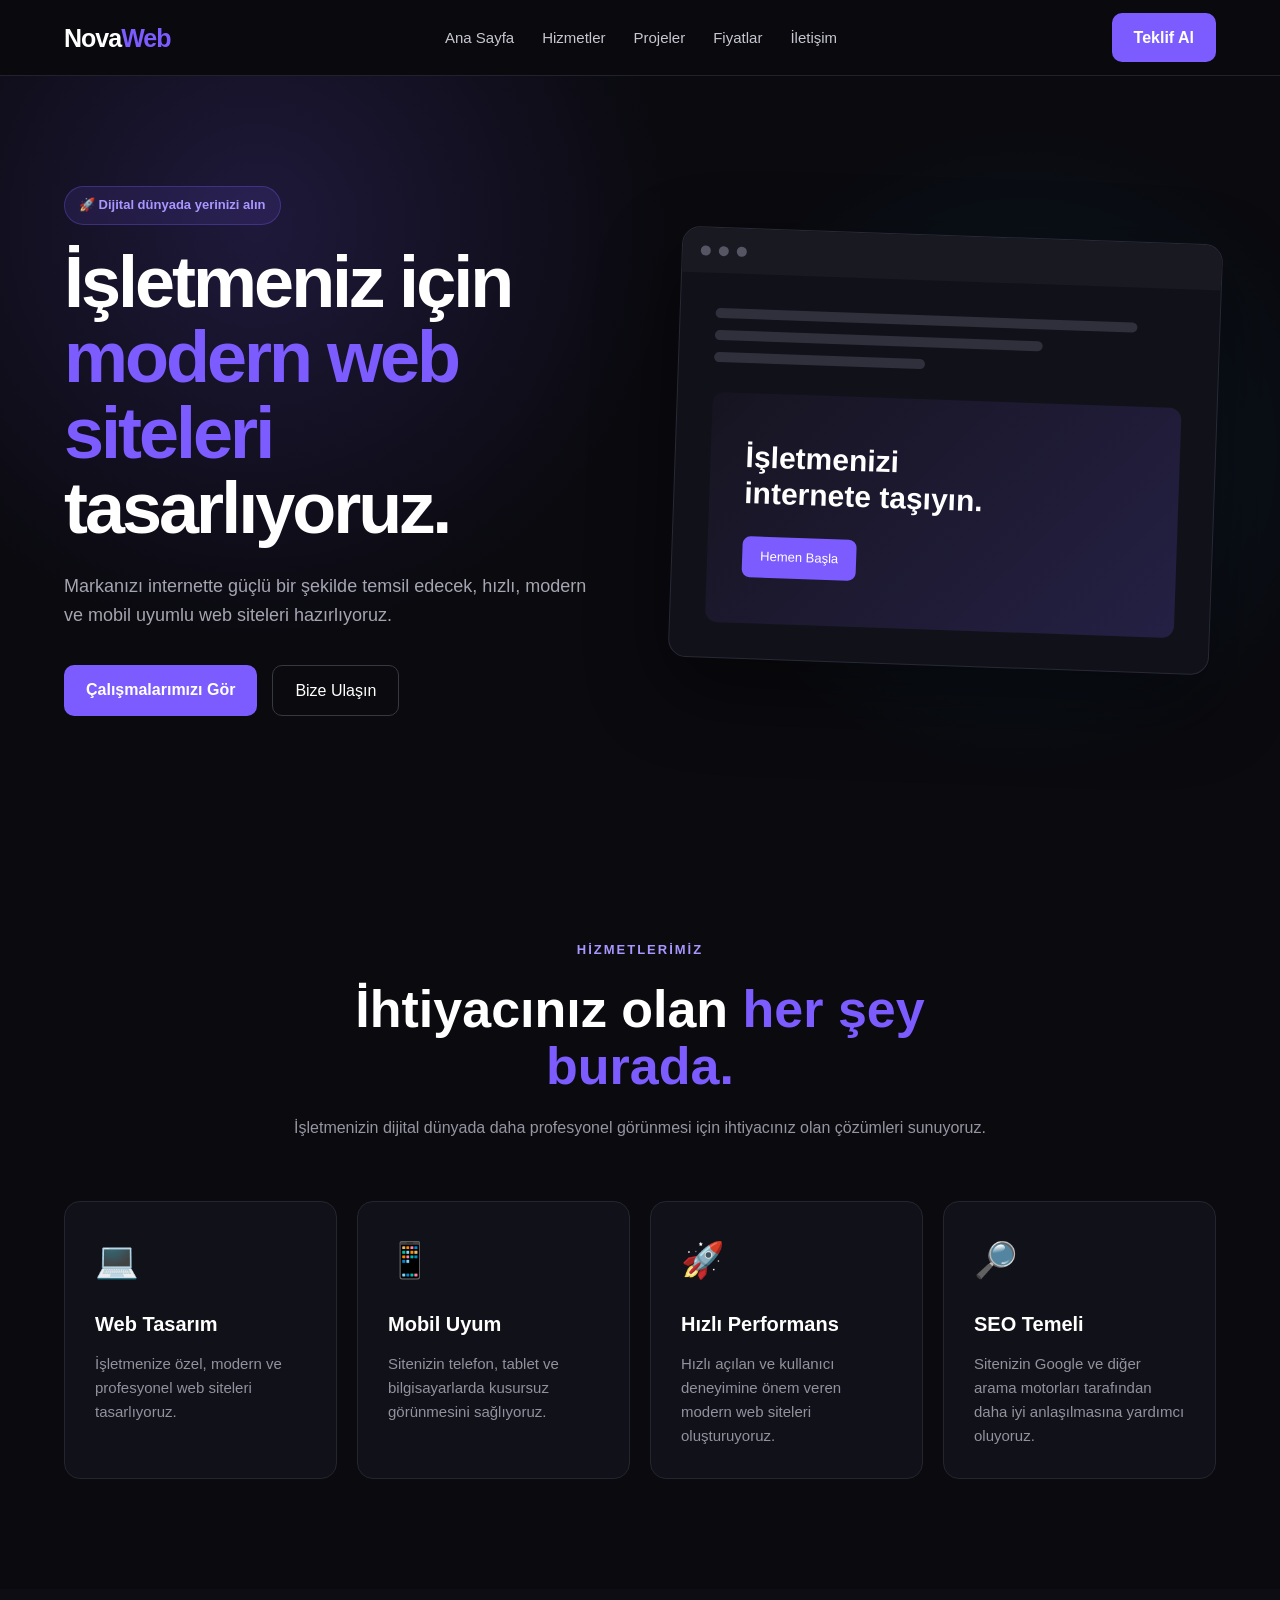
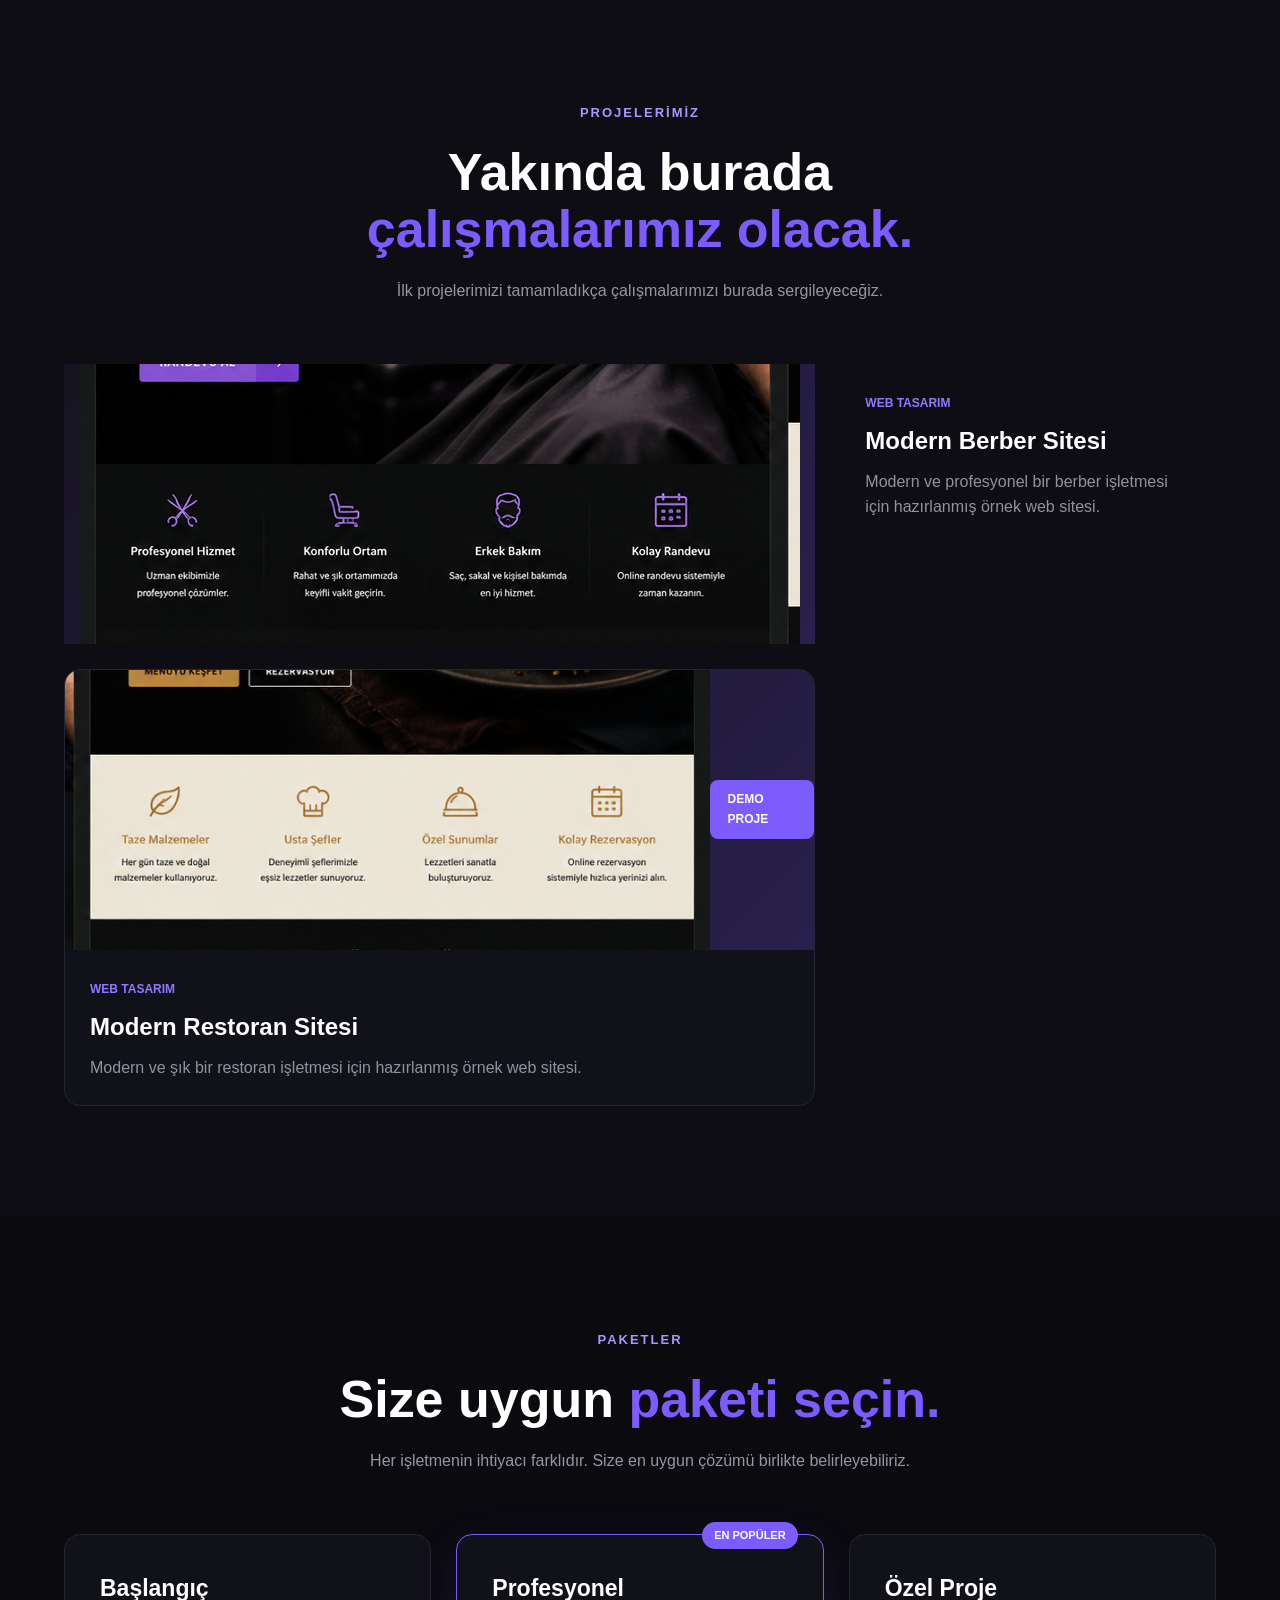
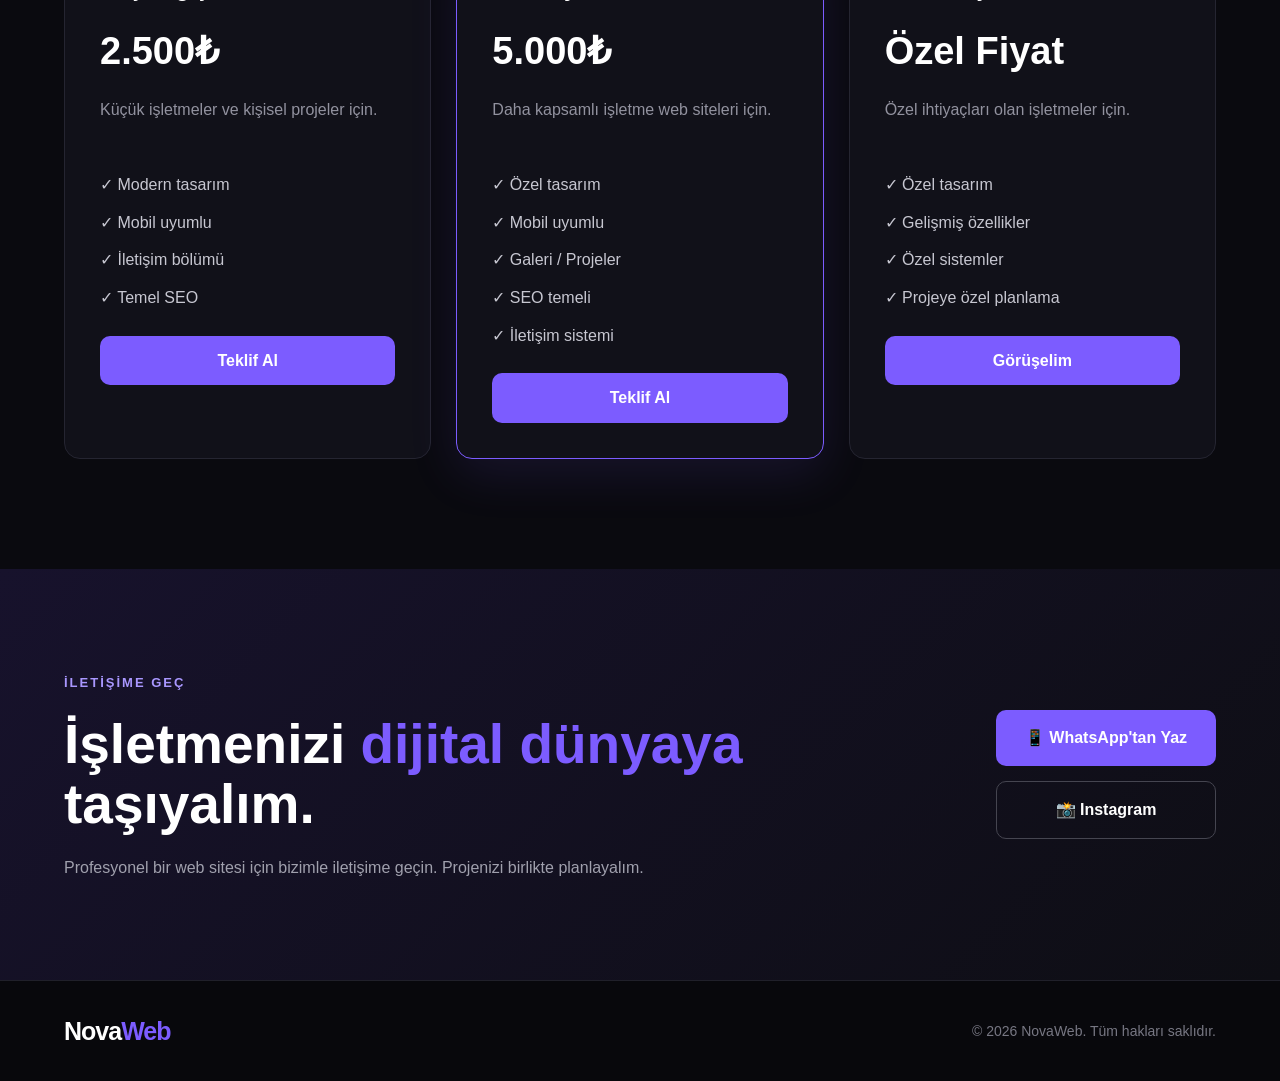
<file: index.html>
<!DOCTYPE html>
<html lang="tr">
<head>
    <meta charset="UTF-8">
    <meta name="viewport" content="width=device-width, initial-scale=1.0">

    <meta name="description" content="Modern, hızlı ve mobil uyumlu web siteleri tasarlıyoruz. İşletmenizi dijital dünyada büyütün.">

    <title>NovaWeb | Profesyonel Web Tasarım</title>

    <link rel="stylesheet" href="style.css">
</head>

<body>

    <!-- NAVBAR -->
    <header class="navbar">
        <div class="container nav-container">

            <a href="#anasayfa" class="logo">
                Nova<span>Web</span>
            </a>

            <nav class="nav-menu">
                <a href="#anasayfa">Ana Sayfa</a>
                <a href="#hizmetler">Hizmetler</a>
                <a href="#projeler">Projeler</a>
                <a href="#fiyatlar">Fiyatlar</a>
                <a href="#iletisim">İletişim</a>
            </nav>

            <a href="#iletisim" class="nav-button">
                Teklif Al
            </a>

        </div>
    </header>


    <!-- HERO -->
    <main>

        <section id="anasayfa" class="hero">

            <div class="container hero-content">

                <div class="hero-text">

                    <div class="badge">
                        🚀 Dijital dünyada yerinizi alın
                    </div>

                    <h1>
                        İşletmeniz için
                        <span>modern web siteleri</span>
                        tasarlıyoruz.
                    </h1>

                    <p>
                        Markanızı internette güçlü bir şekilde temsil edecek,
                        hızlı, modern ve mobil uyumlu web siteleri hazırlıyoruz.
                    </p>

                    <div class="hero-buttons">

                        <a href="#projeler" class="primary-button">
                            Çalışmalarımızı Gör
                        </a>

                        <a href="#iletisim" class="secondary-button">
                            Bize Ulaşın
                        </a>

                    </div>

                </div>


                <div class="hero-card">

                    <div class="browser-top">
                        <span></span>
                        <span></span>
                        <span></span>
                    </div>

                    <div class="browser-content">

                        <div class="code-line large"></div>
                        <div class="code-line"></div>
                        <div class="code-line short"></div>

                        <div class="website-preview">
                            <div class="preview-title">
                                İşletmenizi
                                <br>
                                internete taşıyın.
                            </div>

                            <div class="preview-button">
                                Hemen Başla
                            </div>
                        </div>

                    </div>

                </div>

            </div>

        </section>


        <!-- HİZMETLER -->
        <section id="hizmetler" class="section">

            <div class="container">

                <div class="section-title">

                    <div class="section-badge">
                        HİZMETLERİMİZ
                    </div>

                    <h2>
                        İhtiyacınız olan
                        <span>her şey burada.</span>
                    </h2>

                    <p>
                        İşletmenizin dijital dünyada daha profesyonel
                        görünmesi için ihtiyacınız olan çözümleri sunuyoruz.
                    </p>

                </div>


                <div class="services-grid">

                    <div class="service-card">

                        <div class="service-icon">
                            💻
                        </div>

                        <h3>
                            Web Tasarım
                        </h3>

                        <p>
                            İşletmenize özel, modern ve profesyonel
                            web siteleri tasarlıyoruz.
                        </p>

                    </div>


                    <div class="service-card">

                        <div class="service-icon">
                            📱
                        </div>

                        <h3>
                            Mobil Uyum
                        </h3>

                        <p>
                            Sitenizin telefon, tablet ve bilgisayarlarda
                            kusursuz görünmesini sağlıyoruz.
                        </p>

                    </div>


                    <div class="service-card">

                        <div class="service-icon">
                            🚀
                        </div>

                        <h3>
                            Hızlı Performans
                        </h3>

                        <p>
                            Hızlı açılan ve kullanıcı deneyimine önem veren
                            modern web siteleri oluşturuyoruz.
                        </p>

                    </div>


                    <div class="service-card">

                        <div class="service-icon">
                            🔎
                        </div>

                        <h3>
                            SEO Temeli
                        </h3>

                        <p>
                            Sitenizin Google ve diğer arama motorları
                            tarafından daha iyi anlaşılmasına yardımcı oluyoruz.
                        </p>

                    </div>

                </div>

            </div>

        </section>


        <!-- PROJELER -->
        <section id="projeler" class="section projects-section">

            <div class="container">

                <div class="section-title">

                    <div class="section-badge">
                        PROJELERİMİZ
                    </div>

                    <h2>
                        Yakında burada
                        <span>çalışmalarımız olacak.</span>
                    </h2>

                    <p>
                        İlk projelerimizi tamamladıkça çalışmalarımızı
                        burada sergileyeceğiz.
                    </p>

                </div>


                <div class="projects-grid">

          <div class="project-image barber-project">
    <a href="berber-site/index.html" target="_blank">
        <img src="berber-site.png" alt="Modern Berber Sitesi">

        <div class="project-label">
            DEMO PROJE
        </div>
    </a>
</div>
    
        
    

    
        



        

                                                                                 
                                
                            
                        

                        <div class="project-info">   

                            <span>
                                WEB TASARIM
                            </span>

                            <h3>
                                Modern Berber Sitesi
                            </h3>

                            <p>
                                Modern ve profesyonel bir berber işletmesi
                                için hazırlanmış örnek web sitesi.
                            </p>

                        </div>

                    <div class="project-card">

    <div class="project-image restaurant-project">
        <img src="restoran-site.png" alt="Modern Restoran Sitesi">
        <div class="project-label">
            DEMO PROJE
        </div>
    </div>

    <div class="project-info">
        <span>WEB TASARIM</span>

        <h3>Modern Restoran Sitesi</h3>

        <p>
            Modern ve şık bir restoran işletmesi için hazırlanmış örnek web sitesi.
        </p>
    </div>

</div>


                    

                        

                
                                
                            

                            
                                
                                
                            

                        

                    

                

            

        </section>


        <!-- FİYATLAR -->
        <section id="fiyatlar" class="section">

            <div class="container">

                <div class="section-title">

                    <div class="section-badge">
                        PAKETLER
                    </div>

                    <h2>
                        Size uygun
                        <span>paketi seçin.</span>
                    </h2>

                    <p>
                        Her işletmenin ihtiyacı farklıdır.
                        Size en uygun çözümü birlikte belirleyebiliriz.
                    </p>

                </div>


                <div class="pricing-grid">

                    <div class="price-card">

                        <h3>
                            Başlangıç
                        </h3>

                        <p class="price">
                            2.500₺
                        </p>

                        <p>
                            Küçük işletmeler ve kişisel projeler için.
                        </p>

                        <ul>
                            <li>✓ Modern tasarım</li>
                            <li>✓ Mobil uyumlu</li>
                            <li>✓ İletişim bölümü</li>
                            <li>✓ Temel SEO</li>
                        </ul>

                        <a href="#iletisim" class="price-button">
                            Teklif Al
                        </a>

                    </div>


                    <div class="price-card featured">

                        <div class="popular">
                            EN POPÜLER
                        </div>

                        <h3>
                            Profesyonel
                        </h3>

                        <p class="price">
                            5.000₺
                        </p>

                        <p>
                            Daha kapsamlı işletme web siteleri için.
                        </p>

                        <ul>
                            <li>✓ Özel tasarım</li>
                            <li>✓ Mobil uyumlu</li>
                            <li>✓ Galeri / Projeler</li>
                            <li>✓ SEO temeli</li>
                            <li>✓ İletişim sistemi</li>
                        </ul>

                        <a href="#iletisim" class="price-button">
                            Teklif Al
                        </a>

                    </div>


                    <div class="price-card">

                        <h3>
                            Özel Proje
                        </h3>

                        <p class="price">
                            Özel Fiyat
                        </p>

                        <p>
                            Özel ihtiyaçları olan işletmeler için.
                        </p>

                        <ul>
                            <li>✓ Özel tasarım</li>
                            <li>✓ Gelişmiş özellikler</li>
                            <li>✓ Özel sistemler</li>
                            <li>✓ Projeye özel planlama</li>
                        </ul>

                        <a href="#iletisim" class="price-button">
                            Görüşelim
                        </a>

                    </div>

                </div>

            </div>

        </section>


        <!-- İLETİŞİM -->
        <section id="iletisim" class="contact-section">

            <div class="container contact-content">

                <div>

                    <div class="section-badge">
                        İLETİŞİME GEÇ
                    </div>

                    <h2>
                        İşletmenizi
                        <span>dijital dünyaya</span>
                        taşıyalım.
                    </h2>

                    <p>
                        Profesyonel bir web sitesi için bizimle iletişime geçin.
                        Projenizi birlikte planlayalım.
                    </p>

                </div>


                <div class="contact-buttons">

                    <a href="https://wa.me/905307686729" class="contact-button">
                        📱 WhatsApp'tan Yaz
                    </a>

                    <a href="https://instagram.com/" class="contact-button instagram">
                        📸 Instagram
                    </a>

                </div>

            </div>

        </section>

    </main>


    <!-- FOOTER -->
    <footer>

        <div class="container footer-content">

            <div class="logo">
                Nova<span>Web</span>
            </div>

            <p>
                © 2026 NovaWeb. Tüm hakları saklıdır.
            </p>

        </div>

    </footer>


</body>
</html>
</file>
<file: style.css>
/* ================================
   GENEL AYARLAR
================================ */

* {
    margin: 0;
    padding: 0;
    box-sizing: border-box;
}

html {
    scroll-behavior: smooth;
}

body {
    font-family: Arial, sans-serif;
    background: #0a0a0f;
    color: #ffffff;
    line-height: 1.6;
}

a {
    text-decoration: none;
    color: inherit;
}

.container {
    width: 90%;
    max-width: 1200px;
    margin: 0 auto;
}


/* ================================
   NAVBAR
================================ */

.navbar {
    position: sticky;
    top: 0;
    z-index: 1000;
    background: rgba(10, 10, 15, 0.95);
    border-bottom: 1px solid #22222c;
    backdrop-filter: blur(10px);
}

.nav-container {
    min-height: 75px;
    display: flex;
    align-items: center;
    justify-content: space-between;
    gap: 30px;
}

.logo {
    font-size: 25px;
    font-weight: bold;
    letter-spacing: -1px;
}

.logo span {
    color: #7c5cff;
}

.nav-menu {
    display: flex;
    gap: 28px;
    align-items: center;
}

.nav-menu a {
    color: #c7c7d1;
    font-size: 15px;
    transition: 0.3s;
}

.nav-menu a:hover {
    color: #ffffff;
}

.nav-button,
.primary-button,
.price-button {
    display: inline-block;
    background: #7c5cff;
    color: white;
    padding: 12px 22px;
    border-radius: 10px;
    font-weight: bold;
    transition: 0.3s;
}

.nav-button:hover,
.primary-button:hover,
.price-button:hover {
    transform: translateY(-3px);
    background: #6848ee;
}


/* ================================
   HERO
================================ */

.hero {
    min-height: 750px;
    display: flex;
    align-items: center;
    background:
        radial-gradient(circle at 20% 20%, rgba(124, 92, 255, 0.18), transparent 35%),
        radial-gradient(circle at 80% 50%, rgba(0, 180, 255, 0.10), transparent 30%);
}

.hero-content {
    display: grid;
    grid-template-columns: 1fr 1fr;
    align-items: center;
    gap: 70px;
}

.badge,
.section-badge {
    display: inline-block;
    color: #a997ff;
    font-size: 13px;
    font-weight: bold;
    letter-spacing: 2px;
    margin-bottom: 20px;
}

.badge {
    padding: 8px 14px;
    background: rgba(124, 92, 255, 0.12);
    border: 1px solid rgba(124, 92, 255, 0.3);
    border-radius: 50px;
    letter-spacing: 0;
}

.hero h1 {
    font-size: clamp(42px, 6vw, 72px);
    line-height: 1.05;
    letter-spacing: -3px;
    margin-bottom: 25px;
}

.hero h1 span,
.section-title h2 span,
.contact-section h2 span {
    color: #7c5cff;
}

.hero-text p {
    max-width: 600px;
    color: #a5a5b2;
    font-size: 18px;
    margin-bottom: 35px;
}

.hero-buttons {
    display: flex;
    gap: 15px;
    flex-wrap: wrap;
}

.secondary-button {
    display: inline-block;
    padding: 12px 22px;
    border: 1px solid #383844;
    border-radius: 10px;
    color: #ffffff;
    transition: 0.3s;
}

.secondary-button:hover {
    background: #181820;
    transform: translateY(-3px);
}


/* ================================
   TARAYICI KARTI
================================ */

.hero-card {
    background: #111119;
    border: 1px solid #292936;
    border-radius: 18px;
    overflow: hidden;
    box-shadow: 0 30px 80px rgba(0, 0, 0, 0.4);
    transform: rotate(2deg);
    transition: 0.4s;
}

.hero-card:hover {
    transform: rotate(0deg) translateY(-8px);
}

.browser-top {
    height: 45px;
    background: #191922;
    display: flex;
    align-items: center;
    gap: 8px;
    padding: 0 18px;
}

.browser-top span {
    width: 10px;
    height: 10px;
    border-radius: 50%;
    background: #555563;
}

.browser-content {
    padding: 35px;
}

.code-line {
    height: 10px;
    width: 70%;
    background: #30303c;
    border-radius: 5px;
    margin-bottom: 12px;
}

.code-line.large {
    width: 90%;
}

.code-line.short {
    width: 45%;
}

.website-preview {
    margin-top: 30px;
    min-height: 230px;
    border-radius: 12px;
    background: linear-gradient(135deg, #171421, #242044);
    padding: 35px;
    display: flex;
    flex-direction: column;
    justify-content: center;
}

.preview-title {
    font-size: 30px;
    font-weight: bold;
    line-height: 1.2;
    margin-bottom: 25px;
}

.preview-button {
    width: fit-content;
    background: #7c5cff;
    padding: 10px 18px;
    border-radius: 8px;
    font-size: 13px;
}


/* ================================
   GENEL BÖLÜMLER
================================ */

.section {
    padding: 110px 0;
}

.section-title {
    text-align: center;
    max-width: 700px;
    margin: 0 auto 60px;
}

.section-title h2 {
    font-size: clamp(34px, 5vw, 52px);
    line-height: 1.1;
    margin-bottom: 20px;
}

.section-title p {
    color: #9696a3;
}


/* ================================
   HİZMETLER
================================ */

.services-grid {
    display: grid;
    grid-template-columns: repeat(4, 1fr);
    gap: 20px;
}

.service-card {
    background: #111119;
    border: 1px solid #252531;
    padding: 30px;
    border-radius: 16px;
    transition: 0.3s;
}

.service-card:hover {
    transform: translateY(-8px);
    border-color: #7c5cff;
}

.service-icon {
    font-size: 35px;
    margin-bottom: 20px;
}

.service-card h3 {
    margin-bottom: 12px;
    font-size: 20px;
}

.service-card p {
    color: #92929f;
    font-size: 15px;
}


/* ================================
   PROJELER
================================ */

.projects-section {
    background: #0d0d13;
}

.projects-grid {
    display: grid;
    grid-template-columns: 2fr 1fr;
    gap: 25px;
}

.project-card {
    background: #111119;
    border: 1px solid #252531;
    border-radius: 16px;
    overflow: hidden;
}

.project-image {
    height: 280px;
    background: linear-gradient(135deg, #171421, #29204d);
    display: flex;
    align-items: center;
    justify-content: center;
    overflow: hidden;
}

.project-image img {
    width: 100%;
    height: 100%;
    object-fit: cover;
    display: block;
}
    
    
    
    
    


.barber-project {
    position: relative;
}

.project-label {
    background: #7c5cff;
    padding: 10px 18px;
    border-radius: 8px;
    font-size: 12px;
    font-weight: bold;
}

.project-info {
    padding: 25px;
}

.project-info span {
    color: #8f79ff;
    font-size: 12px;
    font-weight: bold;
}

.project-info h3 {
    font-size: 24px;
    margin: 8px 0;
}

.project-info p {
    color: #92929f;
}

.coming-soon {
    display: flex;
    align-items: center;
    justify-content: center;
}

.coming-soon .project-image {
    width: 100%;
    height: 100%;
    min-height: 350px;
    flex-direction: column;
    gap: 15px;
}

.coming-icon {
    font-size: 50px;
    color: #7c5cff;
}

.coming-soon p {
    color: #92929f;
}


/* ================================
   FİYATLAR
================================ */

.pricing-grid {
    display: grid;
    grid-template-columns: repeat(3, 1fr);
    gap: 25px;
}

.price-card {
    position: relative;
    background: #111119;
    border: 1px solid #252531;
    border-radius: 16px;
    padding: 35px;
}

.price-card.featured {
    border-color: #7c5cff;
    box-shadow: 0 15px 50px rgba(124, 92, 255, 0.12);
}

.price-card h3 {
    font-size: 23px;
}

.price {
    font-size: 38px;
    font-weight: bold;
    margin: 15px 0;
}

.price-card > p:not(.price) {
    color: #92929f;
    min-height: 50px;
}

.price-card ul {
    list-style: none;
    margin: 25px 0;
}

.price-card li {
    color: #c7c7d1;
    margin: 12px 0;
}

.price-button {
    width: 100%;
    text-align: center;
}

.popular {
    position: absolute;
    top: -13px;
    right: 25px;
    background: #7c5cff;
    padding: 5px 12px;
    border-radius: 20px;
    font-size: 11px;
    font-weight: bold;
}


/* ================================
   İLETİŞİM
================================ */

.contact-section {
    padding: 100px 0;
    background: linear-gradient(135deg, #17122c, #0e0e14);
}

.contact-content {
    display: flex;
    align-items: center;
    justify-content: space-between;
    gap: 50px;
}

.contact-section h2 {
    font-size: clamp(35px, 5vw, 55px);
    line-height: 1.1;
    margin-bottom: 20px;
}

.contact-section p {
    color: #a0a0ad;
    max-width: 600px;
}

.contact-buttons {
    display: flex;
    flex-direction: column;
    gap: 15px;
    min-width: 220px;
}

.contact-button {
    background: #7c5cff;
    padding: 15px 25px;
    border-radius: 10px;
    text-align: center;
    font-weight: bold;
    transition: 0.3s;
}

.contact-button:hover {
    transform: translateY(-3px);
    background: #6848ee;
}

.contact-button.instagram {
    background: transparent;
    border: 1px solid #454550;
}


/* ================================
   FOOTER
================================ */

footer {
    background: #08080c;
    border-top: 1px solid #20202a;
}

.footer-content {
    min-height: 100px;
    display: flex;
    align-items: center;
    justify-content: space-between;
    gap: 20px;
}

.footer-content p {
    color: #777783;
    font-size: 14px;
}


/* ================================
   MOBİL UYUMLULUK
================================ */

@media (max-width: 900px) {

    .nav-menu {
        display: none;
    }

    .hero-content {
        grid-template-columns: 1fr;
        text-align: center;
    }

    .hero-text p {
        margin-left: auto;
        margin-right: auto;
    }

    .hero-buttons {
        justify-content: center;
    }

    .hero-card {
        max-width: 600px;
        width: 100%;
        margin: 0 auto;
    }

    .services-grid {
        grid-template-columns: repeat(2, 1fr);
    }

    .projects-grid {
        grid-template-columns: 1fr;
    }

    .pricing-grid {
        grid-template-columns: 1fr;
        max-width: 500px;
        margin: auto;
    }

    .contact-content {
        flex-direction: column;
        text-align: center;
    }

    .contact-buttons {
        width: 100%;
        max-width: 350px;
    }

}

@media (max-width: 600px) {

    .nav-button {
        display: none;
    }

    .hero {
        padding: 80px 0;
    }

    .hero h1 {
        font-size: 42px;
    }

    .services-grid {
        grid-template-columns: 1fr;
    }

    .section {
        padding: 80px 0;
    }

    .footer-content {
        flex-direction: column;
        justify-content: center;
        padding: 30px 0;
        text-align: center;
    }

}
</file>
